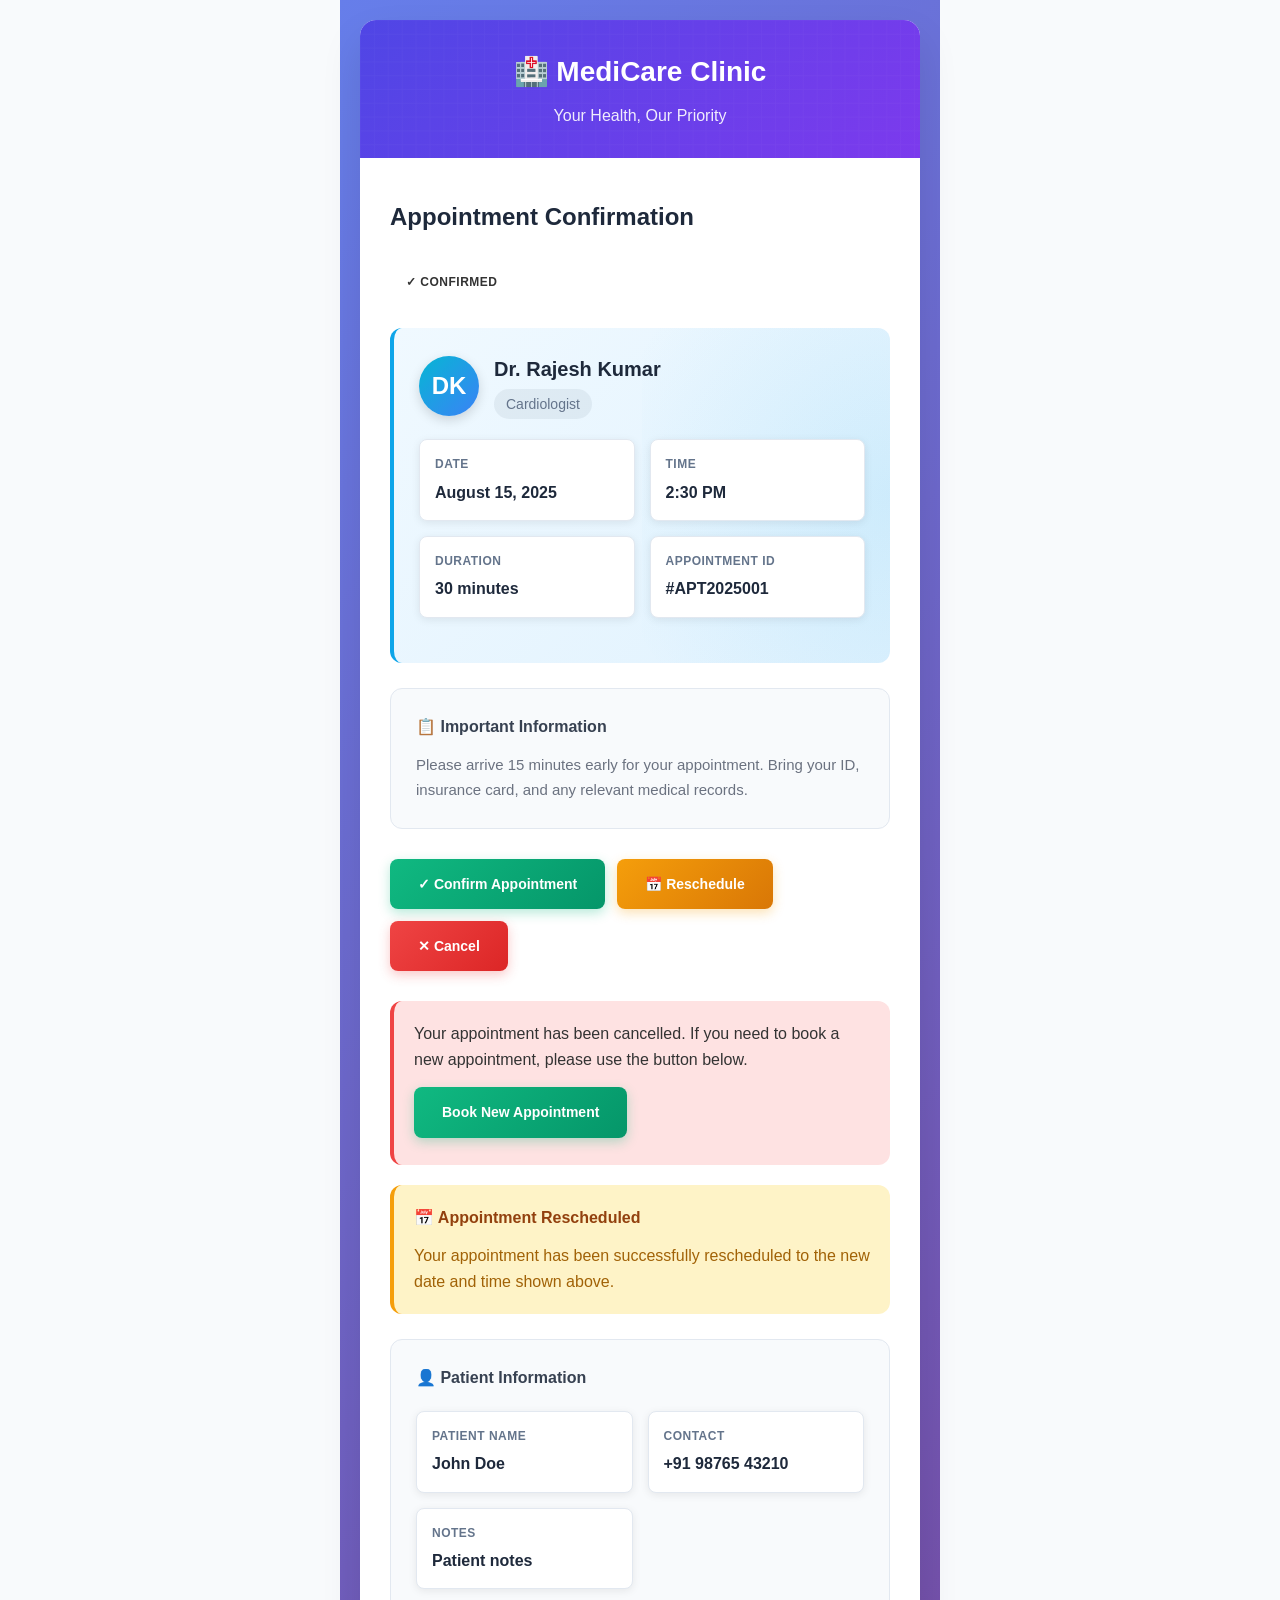
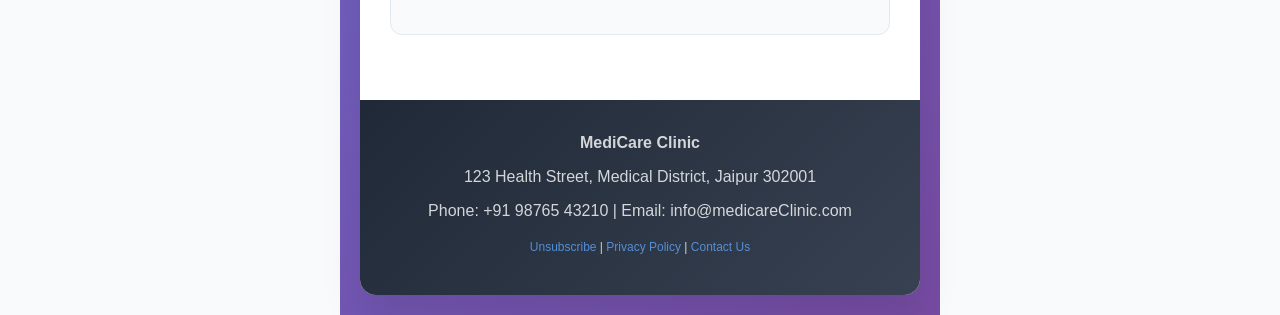
<file: src/main/resources/templates/email-template.html>
<!DOCTYPE html>
<html lang="en" xmlns:th="http://www.thymeleaf.org">
<head>
    <meta charset="UTF-8">
    <meta name="viewport" content="width=device-width, initial-scale=1.0">
    <title>Medical Appointment Email</title>
    <style>
        * {
            margin: 0;
            padding: 0;
            box-sizing: border-box;
        }

        body {
            font-family: -apple-system, BlinkMacSystemFont, 'Segoe UI', Roboto, Oxygen, Ubuntu, Cantarell, sans-serif;
            line-height: 1.6;
            color: #333;
            background-color: #f8fafc;
        }

        .email-container {
            max-width: 600px;
            margin: 0 auto;
            background: linear-gradient(135deg, #667eea 0%, #764ba2 100%);
            padding: 20px;
        }

        .email-content {
            background: white;
            border-radius: 16px;
            overflow: hidden;
            box-shadow: 0 20px 40px rgba(0,0,0,0.1);
        }

        .header {
            background: linear-gradient(135deg, #4f46e5 0%, #7c3aed 100%);
            color: white;
            padding: 30px;
            text-align: center;
            position: relative;
        }

        .header::before {
            content: '';
            position: absolute;
            top: 0;
            left: 0;
            right: 0;
            bottom: 0;
            background: url('data:image/svg+xml,<svg xmlns="http://www.w3.org/2000/svg" viewBox="0 0 100 100"><defs><pattern id="grid" width="10" height="10" patternUnits="userSpaceOnUse"><path d="M 10 0 L 0 0 0 10" fill="none" stroke="rgba(255,255,255,0.1)" stroke-width="1"/></pattern></defs><rect width="100" height="100" fill="url(%23grid)"/></svg>');
            opacity: 0.3;
        }

        .header h1 {
            font-size: 28px;
            font-weight: 700;
            margin-bottom: 8px;
            position: relative;
            z-index: 1;
        }

        .header p {
            font-size: 16px;
            opacity: 0.9;
            position: relative;
            z-index: 1;
        }

        .content {
            padding: 40px 30px;
        }

        .appointment-card {
            background: linear-gradient(135deg, #f0f9ff 0%, #e0f2fe 100%);
            border-radius: 12px;
            padding: 25px;
            margin: 20px 0;
            border-left: 4px solid #0ea5e9;
            position: relative;
            overflow: hidden;
        }

        .appointment-card::before {
            content: '';
            position: absolute;
            top: -50%;
            right: -50%;
            width: 100%;
            height: 200%;
            background: radial-gradient(circle, rgba(14, 165, 233, 0.1) 0%, transparent 70%);
            pointer-events: none;
        }

        .doctor-info {
            display: flex;
            align-items: center;
            margin-bottom: 20px;
            position: relative;
            z-index: 1;
        }

        .doctor-avatar {
            width: 60px;
            height: 60px;
            border-radius: 50%;
            background: linear-gradient(135deg, #06b6d4 0%, #3b82f6 100%);
            display: flex;
            align-items: center;
            justify-content: center;
            color: white;
            font-size: 24px;
            font-weight: 700;
            margin-right: 15px;
            box-shadow: 0 4px 12px rgba(0,0,0,0.15);
        }

        .doctor-details h3 {
            font-size: 20px;
            font-weight: 700;
            color: #1e293b;
            margin-bottom: 4px;
        }

        .specialization {
            color: #64748b;
            font-size: 14px;
            background: rgba(100, 116, 139, 0.1);
            padding: 4px 12px;
            border-radius: 20px;
            display: inline-block;
        }

        .appointment-details {
            display: grid;
            grid-template-columns: repeat(auto-fit, minmax(200px, 1fr));
            gap: 15px;
            margin: 20px 0;
            position: relative;
            z-index: 1;
        }

        .detail-item {
            background: white;
            padding: 15px;
            border-radius: 8px;
            box-shadow: 0 2px 8px rgba(0,0,0,0.08);
            border: 1px solid #e2e8f0;
        }

        .detail-label {
            font-size: 12px;
            color: #64748b;
            text-transform: uppercase;
            letter-spacing: 0.5px;
            margin-bottom: 5px;
            font-weight: 600;
        }

        .detail-value {
            font-size: 16px;
            font-weight: 600;
            color: #1e293b;
        }

        .message-section {
            background: #f8fafc;
            border-radius: 12px;
            padding: 25px;
            margin: 25px 0;
            border: 1px solid #e2e8f0;
        }

        .message-section h4 {
            color: #374151;
            margin-bottom: 12px;
            font-size: 16px;
            font-weight: 600;
        }

        .message-text {
            color: #6b7280;
            line-height: 1.7;
            font-size: 15px;
        }

        .action-buttons {
            display: flex;
            gap: 12px;
            margin: 30px 0;
            flex-wrap: wrap;
        }

        .btn {
            padding: 14px 28px;
            border-radius: 8px;
            text-decoration: none;
            font-weight: 600;
            font-size: 14px;
            text-align: center;
            transition: all 0.3s ease;
            border: none;
            cursor: pointer;
            display: inline-block;
            position: relative;
            overflow: hidden;
        }

        .btn::before {
            content: '';
            position: absolute;
            top: 0;
            left: -100%;
            width: 100%;
            height: 100%;
            background: linear-gradient(90deg, transparent, rgba(255,255,255,0.2), transparent);
            transition: left 0.5s;
        }

        .btn:hover::before {
            left: 100%;
        }

        .btn-primary {
            background: linear-gradient(135deg, #10b981 0%, #059669 100%);
            color: white;
            box-shadow: 0 4px 12px rgba(16, 185, 129, 0.3);
        }

        .btn-primary:hover {
            transform: translateY(-2px);
            box-shadow: 0 6px 20px rgba(16, 185, 129, 0.4);
        }

        .btn-secondary {
            background: linear-gradient(135deg, #f59e0b 0%, #d97706 100%);
            color: white;
            box-shadow: 0 4px 12px rgba(245, 158, 11, 0.3);
        }

        .btn-secondary:hover {
            transform: translateY(-2px);
            box-shadow: 0 6px 20px rgba(245, 158, 11, 0.4);
        }

        .btn-danger {
            background: linear-gradient(135deg, #ef4444 0%, #dc2626 100%);
            color: white;
            box-shadow: 0 4px 12px rgba(239, 68, 68, 0.3);
        }

        .btn-danger:hover {
            transform: translateY(-2px);
            box-shadow: 0 6px 20px rgba(239, 68, 68, 0.4);
        }

        .footer {
            background: linear-gradient(135deg, #1f2937 0%, #374151 100%);
            color: white;
            padding: 30px;
            text-align: center;
        }

        .footer p {
            margin-bottom: 8px;
            opacity: 0.8;
        }

        .footer a {
            color: #60a5fa;
            text-decoration: none;
        }

        .status-badge {
            display: inline-block;
            padding: 6px 16px;
            border-radius: 20px;
            font-size: 12px;
            font-weight: 600;
            text-transform: uppercase;
            letter-spacing: 0.5px;
            margin: 10px 0;
        }

        .status-confirmed {
            background: #dcfce7;
            color: #166534;
        }

        .status-pending {
            background: #fef3c7;
            color: #92400e;
        }

        .status-cancelled {
            background: #fee2e2;
            color: #991b1b;
        }

        @media (max-width: 600px) {
            .email-container {
                padding: 10px;
            }

            .content {
                padding: 25px 20px;
            }

            .appointment-details {
                grid-template-columns: 1fr;
            }

            .action-buttons {
                flex-direction: column;
            }

            .btn {
                width: 100%;
            }

            .doctor-info {
                flex-direction: column;
                text-align: center;
            }

            .doctor-avatar {
                margin-right: 0;
                margin-bottom: 15px;
            }
        }
    </style>
</head>
<body>
<div class="email-container">
    <div class="email-content">
        <!-- Header -->
        <div class="header">
            <h1 th:text="${data.clinicName}">🏥 MediCare Clinic</h1>
            <p>Your Health, Our Priority</p>
        </div>

        <!-- Main Content -->
        <div class="content">
            <!-- Email Type and Status -->
            <h2 style="color: #1e293b; margin-bottom: 20px; font-size: 24px;" th:text="${data.emailType}">Appointment Confirmation</h2>
            <div class="status-badge" th:classappend="${data.statusClass}" th:text="${data.statusBadge}">✓ Confirmed</div>

            <div class="appointment-card">
                <div class="doctor-info">
                    <div class="doctor-avatar" th:text="${data.appointment.doctor.initials}">DK</div>
                    <div class="doctor-details">
                        <h3 th:text="${data.appointment.doctor.name}">Dr. Rajesh Kumar</h3>
                        <div class="specialization" th:text="${data.appointment.doctor.specialization}">Cardiologist</div>
                    </div>
                </div>

                <div class="appointment-details">
                    <div class="detail-item">
                        <div class="detail-label">Date</div>
                        <div class="detail-value" th:text="${data.appointment.formattedDate}">August 15, 2025</div>
                    </div>
                    <div class="detail-item">
                        <div class="detail-label">Time</div>
                        <div class="detail-value" th:text="${data.appointment.formattedTime}">2:30 PM</div>
                    </div>
                    <div class="detail-item">
                        <div class="detail-label">Duration</div>
                        <div class="detail-value" th:text="${data.appointment.durationMinutes + ' minutes'}">30 minutes</div>
                    </div>
                    <div class="detail-item">
                        <div class="detail-label">Appointment ID</div>
                        <div class="detail-value" th:text="'#' + ${data.appointment.appointmentId}">#APT2025001</div>
                    </div>
                </div>
            </div>

            <!-- Message Section -->
            <div class="message-section">
                <h4>📋 Important Information</h4>
                <p class="message-text" th:text="${data.message}">
                    Please arrive 15 minutes early for your appointment. Bring your ID, insurance card, and any relevant medical records.
                </p>
            </div>

            <!-- Action Buttons (conditionally displayed based on email type) -->
            <div class="action-buttons" th:if="${data.emailType != 'Appointment Cancelled'}">
                <a th:href="${data.confirmUrl}" class="btn btn-primary" th:if="${data.emailType == 'Appointment Confirmation' || data.emailType == 'New Appointment Notification'}">✓ Confirm Appointment</a>
                <a th:href="${data.rescheduleUrl}" class="btn btn-secondary" th:if="${data.emailType != 'Appointment Rescheduled'}">📅 Reschedule</a>
                <a th:href="${data.cancelUrl}" class="btn btn-danger" th:if="${data.emailType != 'Appointment Cancelled'}">✕ Cancel</a>
            </div>

            <!-- Cancellation specific content -->
            <div th:if="${data.emailType == 'Appointment Cancelled'}" style="background: #fee2e2; border-radius: 12px; padding: 20px; margin: 20px 0; border-left: 4px solid #ef4444;">
                <p>Your appointment has been cancelled. If you need to book a new appointment, please use the button below.</p>
                <p style="margin-top: 15px;">
                    <a href="#" class="btn btn-primary">Book New Appointment</a>
                </p>
            </div>

            <!-- Rescheduling specific content -->
            <div th:if="${data.emailType == 'Appointment Rescheduled'}" style="background: #fef3c7; border-radius: 12px; padding: 20px; margin: 20px 0; border-left: 4px solid #f59e0b;">
                <h4 style="color: #92400e; margin-bottom: 12px;">📅 Appointment Rescheduled</h4>
                <p style="color: #a16207;">Your appointment has been successfully rescheduled to the new date and time shown above.</p>
            </div>

            <!-- Patient Information (visible to doctor) -->
            <div th:if="${data.emailType == 'New Appointment Notification'}" class="message-section">
                <h4>👤 Patient Information</h4>
                <div class="appointment-details">
                    <div class="detail-item">
                        <div class="detail-label">Patient Name</div>
                        <div class="detail-value" th:text="${data.appointment.patient.name}">John Doe</div>
                    </div>
                    <div class="detail-item">
                        <div class="detail-label">Contact</div>
                        <div class="detail-value" th:text="${data.appointment.patient.phone}">+91 98765 43210</div>
                    </div>
                    <div class="detail-item" th:if="${data.appointment.notes}">
                        <div class="detail-label">Notes</div>
                        <div class="detail-value" th:text="${data.appointment.notes}">Patient notes</div>
                    </div>
                </div>
            </div>
        </div>

        <!-- Footer -->
        <div class="footer">
            <p><strong th:text="${data.clinicName}">MediCare Clinic</strong></p>
            <p th:text="${data.clinicAddress}">123 Health Street, Medical District, Jaipur 302001</p>
            <p>
                Phone: <span th:text="${data.clinicPhone}">+91 98765 43210</span> |
                Email: <span th:text="${data.clinicEmail}">info@medicareClinic.com</span>
            </p>
            <p style="margin-top: 15px; font-size: 12px;">
                <a href="#">Unsubscribe</a> | <a href="#">Privacy Policy</a> | <a href="#">Contact Us</a>
            </p>
        </div>
    </div>
</div>
</body>
</html>
</file>
